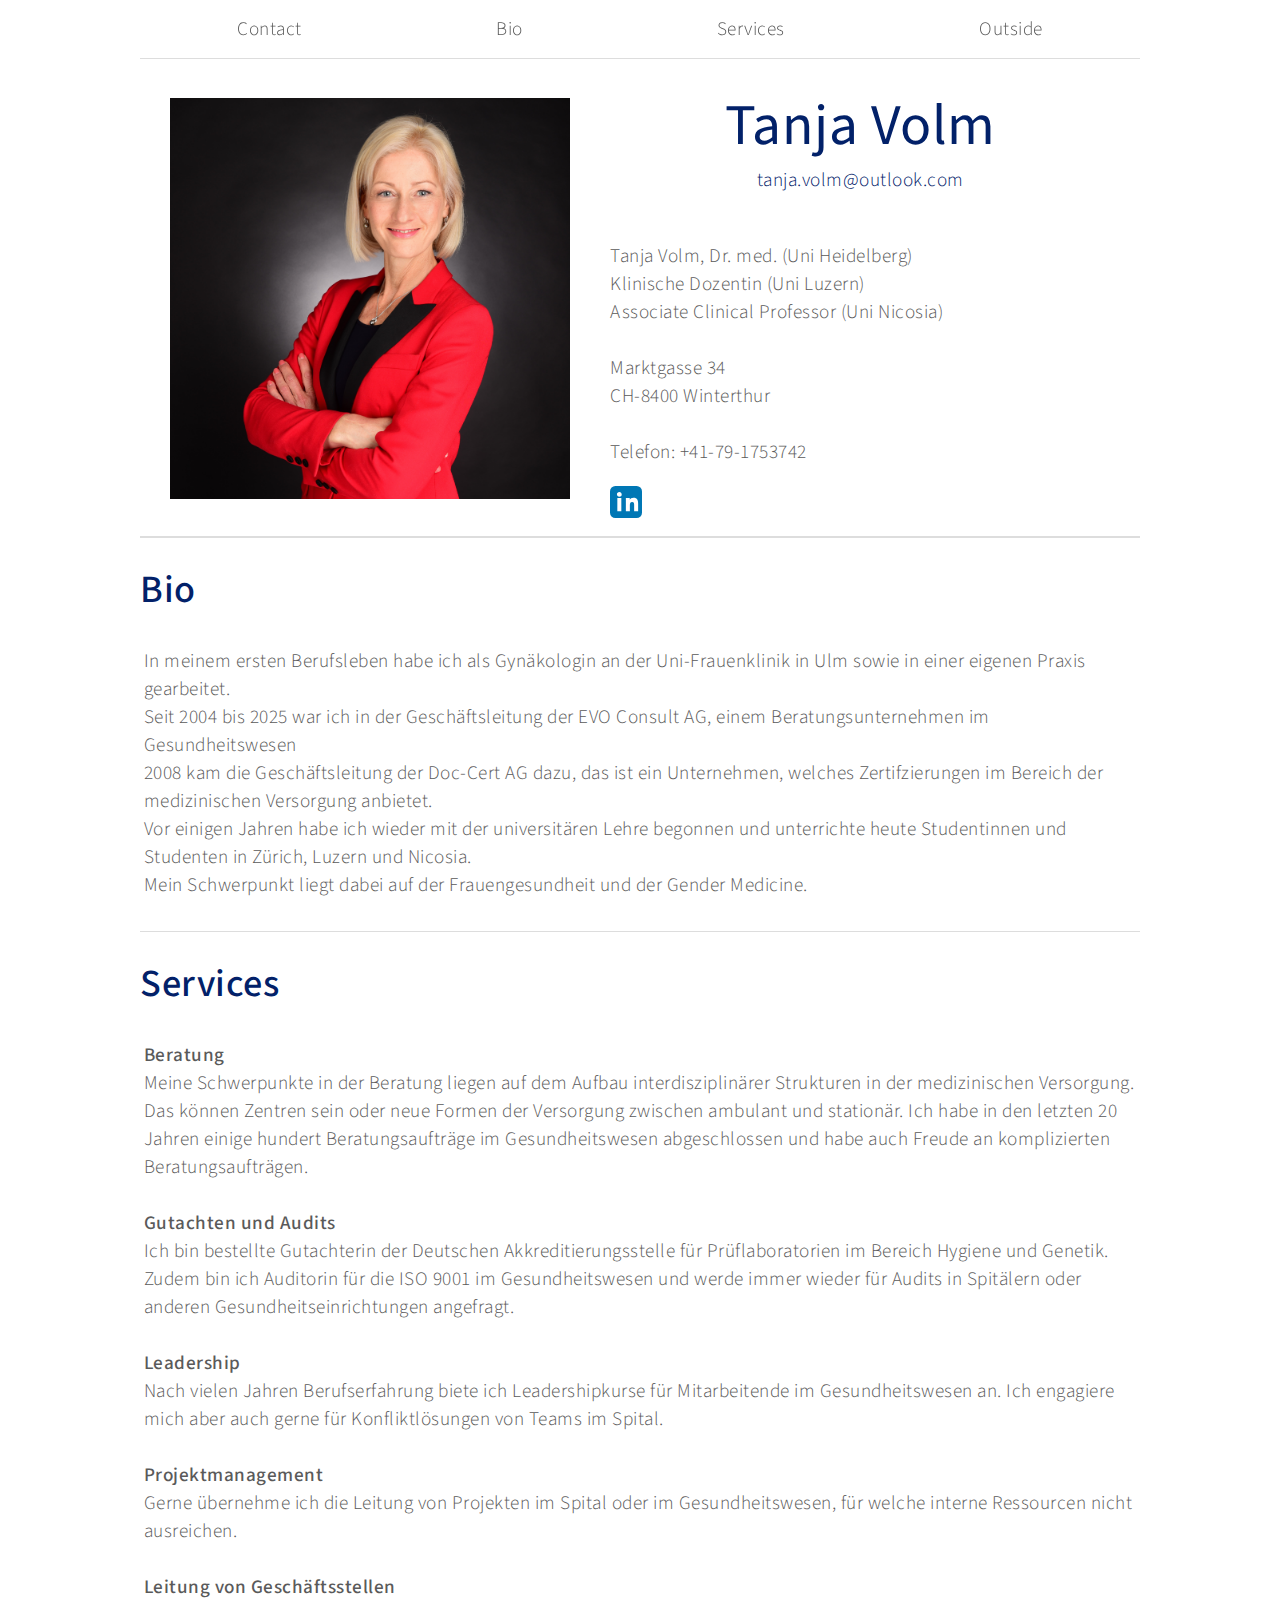
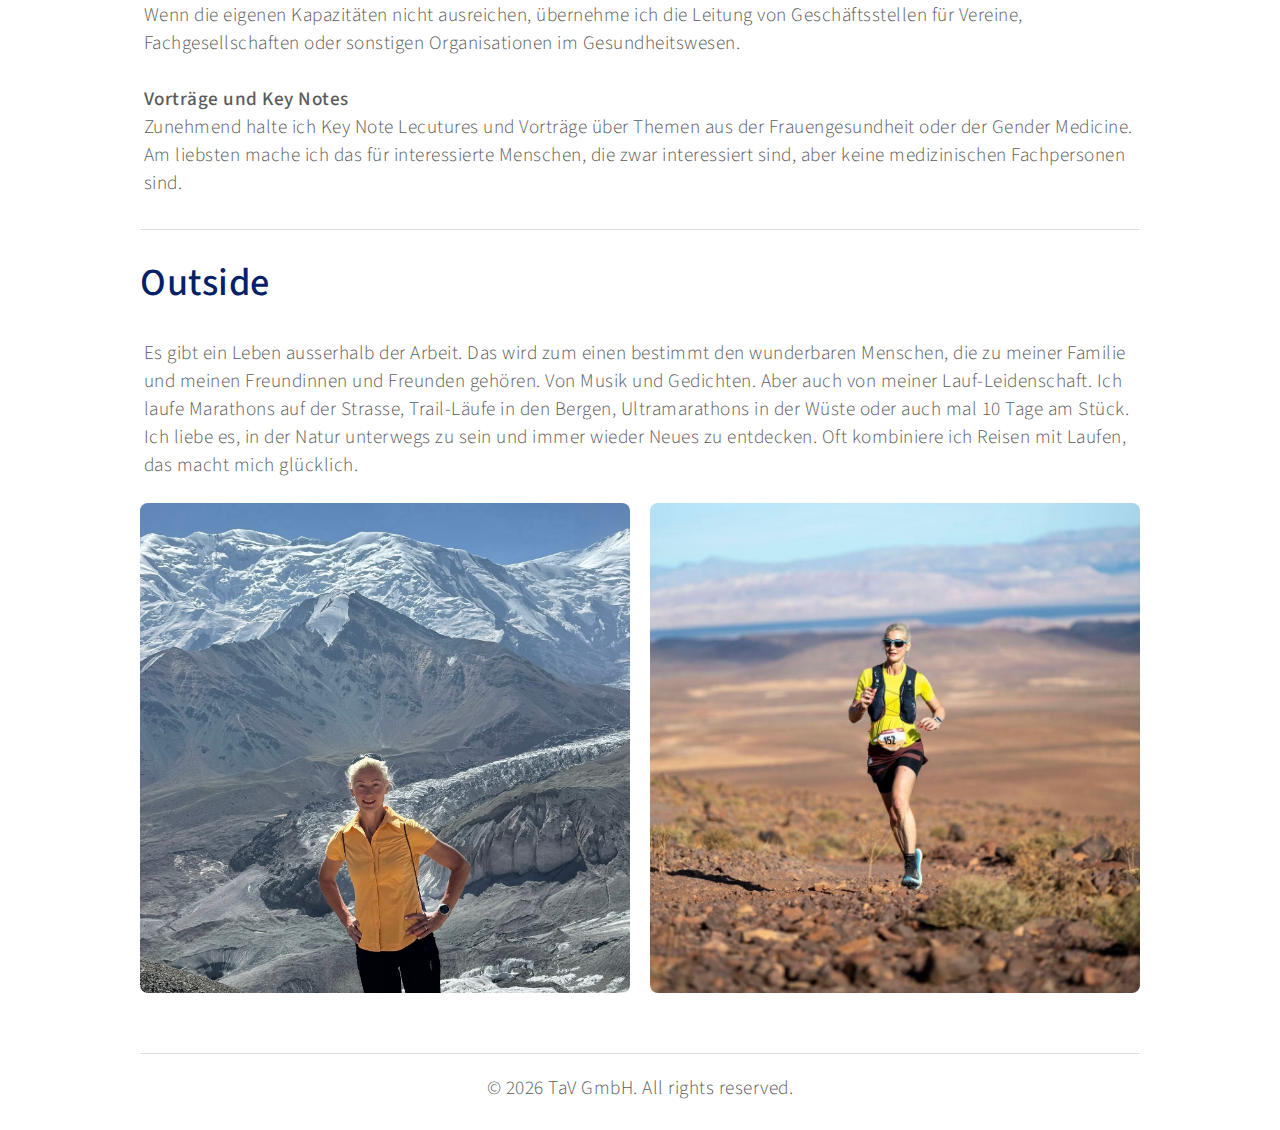
<file: index.html>
<!DOCTYPE html>
<html>

<head>
    <meta charset="UTF-8" />
    <link href="https://fonts.googleapis.com/css2?family=Source+Sans+Pro:wght@200;300;400;600;700;900&display=swap"
        rel="stylesheet">
    <link rel="stylesheet" type="text/css" href="assets/css/style.css" />
    <title> TaV GmbH </title>

    <!-- Favicon -->
    <link rel="apple-touch-icon" sizes="180x180" href="assets/favicon/apple-touch-icon.png">
    <link rel="icon" type="image/png" sizes="32x32" href="assets/favicon/favicon-32x32.png">
    <link rel="icon" type="image/png" sizes="16x16" href="assets/favicon/favicon-16x16.png">
    <link rel="manifest" href="assets/favicon/site.webmanifest">
    <link rel="shortcut icon" href="assets/favicon/favicon.ico">
</head>

<body>
    <div style="width:1000px;margin: 0px auto;">
        <header id="header" width="400px" style="display:flex;justify-content: space-around;">
            <a href="#profile">Contact</a>
            <a href="#bio">Bio</a>
            <a href="#services">Services</a>
            <a href="#outside">Outside</a>
        </header>
        <div id="profile">
            <div id="profile-pic">
                <img src="assets/images/tanja.jpg" />
            </div>
            <div id="profile-intro">
                <div id="profile-name">Tanja Volm</div>
                <div id="profile-email"><a href="mailto:tanja.volm@outlook.com" style="color: inherit; text-decoration: none;">tanja.volm@outlook.com</a></div>
                <p>
                    <br>
                    Tanja Volm, Dr. med. (Uni Heidelberg)<br>
                    Klinische Dozentin (Uni Luzern)<br>
                    Associate Clinical Professor (Uni Nicosia)<br><br>

                    Marktgasse 34<br>
                    CH-8400 Winterthur<br><br>

                    Telefon: +41-79-1753742
                </p>
                <div>
                    <a href="https://www.linkedin.com/in/tanja-volm/" style="display: inline-block; vertical-align: middle;">
                        <svg xmlns="http://www.w3.org/2000/svg" width="32" height="32" viewBox="0 0 24 24" fill="#0077B5">
                            <rect width="24" height="24" rx="4" fill="#0077B5"/>
                            <path d="M5.5 9h3v10h-3V9zm1.5-4.5c1 0 1.8.8 1.8 1.8s-.8 1.7-1.8 1.7-1.8-.8-1.8-1.8.8-1.7 1.8-1.7zM12 9h2.8v1.4c.4-.8 1.4-1.5 2.8-1.5 3 0 3.5 2 3.5 4.5V19h-3v-4.5c0-1.1 0-2.5-1.5-2.5s-1.7 1.2-1.7 2.4V19h-3V9z" fill="white"/>
                        </svg>
                    </a>
                </div>
            </div>
            <div style="clear: both;"></div>
        </div>
        <div class="divider"></div>
        <div style="display:flex;flex-direction: column;" id="bio">
            <h1>Bio</h1>

              <p>In meinem ersten Berufsleben habe ich als Gynäkologin an der Uni-Frauenklinik in Ulm sowie in einer eigenen Praxis gearbeitet.<br> Seit 2004 bis 2025 war ich in der Geschäftsleitung der EVO Consult AG, einem Beratungsunternehmen im Gesundheitswesen 
             <br> 2008 kam die Geschäftsleitung der Doc-Cert AG dazu, das ist ein Unternehmen, welches Zertifzierungen im Bereich der medizinischen Versorgung anbietet.<br>
             Vor einigen Jahren habe ich wieder mit der universitären Lehre begonnen und unterrichte heute Studentinnen und Studenten in Zürich, Luzern und Nicosia. <br>
             Mein Schwerpunkt liegt dabei auf der Frauengesundheit und der Gender Medicine. </p>
            

            <br>
            <div style="clear: both;"></div>
        </div>
        <div class="divider"></div>
        <div style="display:flex;flex-direction: column;" id="services">
            <h1>Services</h1>
            <div>

               <p> <b>Beratung</b> <br>
              Meine Schwerpunkte in der Beratung liegen auf dem Aufbau interdisziplinärer Strukturen in der medizinischen Versorgung. Das können Zentren sein oder neue Formen der
               Versorgung zwischen ambulant und stationär. Ich habe in den letzten 20 Jahren einige hundert Beratungsaufträge im Gesundheitswesen abgeschlossen und habe auch Freude an komplizierten Beratungsaufträgen.
               <br><br>
               <b>Gutachten und Audits</b> <br>
               Ich bin bestellte Gutachterin der Deutschen Akkreditierungsstelle für Prüflaboratorien im Bereich Hygiene und Genetik. Zudem bin ich Auditorin für die ISO 9001 im Gesundheitswesen und 
                   werde immer wieder für Audits in Spitälern oder anderen Gesundheitseinrichtungen angefragt.
                   <br><br>
               <b>Leadership</b> <br>
               Nach vielen Jahren Berufserfahrung biete ich Leadershipkurse für Mitarbeitende im Gesundheitswesen an. Ich engagiere mich aber auch gerne für Konfliktlösungen von Teams im Spital. 
                   <br><br>
              <b>Projektmanagement</b> <br>
              Gerne übernehme ich die Leitung von Projekten im Spital oder im Gesundheitswesen, für welche interne Ressourcen nicht ausreichen. 
                   <br><br>
             <b>Leitung von Geschäftsstellen</b> <br> 
              Wenn die eigenen Kapazitäten nicht ausreichen, übernehme ich die Leitung von Geschäftsstellen für Vereine, Fachgesellschaften oder sonstigen Organisationen im Gesundheitswesen.
                   <br><br>
                <b>Vorträge und Key Notes</b> <br>
            Zunehmend halte ich Key Note Lecutures und Vorträge über Themen aus der Frauengesundheit oder der Gender Medicine. Am liebsten mache ich das für interessierte Menschen,
            die zwar interessiert sind, aber keine medizinischen Fachpersonen sind. <br>
             </p>

           
            <br>
            <div style="clear: both;"></div>
        </div>

        <div class="divider"></div>
        <div style="display:flex;flex-direction: column;" id="outside">
            <h1>Outside</h1>
            <p>
                Es gibt ein Leben ausserhalb der Arbeit. Das wird zum einen bestimmt den wunderbaren Menschen, die zu meiner Familie und meinen Freundinnen und Freunden gehören. Von Musik und Gedichten. Aber
                auch von meiner Lauf-Leidenschaft. Ich laufe Marathons auf der Strasse, Trail-Läufe in den Bergen, Ultramarathons in der Wüste oder auch mal 10 Tage am Stück. Ich liebe es,
                in der Natur unterwegs zu sein und immer wieder Neues zu entdecken. Oft kombiniere ich Reisen mit Laufen, das macht mich glücklich.
            </p>
            <div class="hobby_img">
                <img src="assets/images/central_asia.jpg" alt="Central Asia" />
                <img src="assets/images/running.jpg" alt="Running" />
            </div>

            <div style="clear: both;"></div>
        </div>
    </div>

    <footer
        style="text-align: center; padding: 20px; color: var(--grey); border-top: 1px solid #ddd; margin-top: 40px;">
        ©
        <script>document.write(new Date().getFullYear())</script> TaV GmbH. All rights reserved.
    </footer>

    <script>
        document.querySelectorAll('header a').forEach(anchor => {
            anchor.addEventListener('click', function (e) {
                e.preventDefault();
                const targetId = this.getAttribute('href').substring(1);
                const targetElement = document.getElementById(targetId);
                if (targetElement) {
                    targetElement.scrollIntoView({ behavior: 'smooth' });
                }
            });
        });

        // Open all external links in new tabs
        document.querySelectorAll('a[href^="http"]').forEach(link => {
            link.setAttribute('target', '_blank');
            link.setAttribute('rel', 'noopener noreferrer');
        });
    </script>
</body>

</html>
</file>
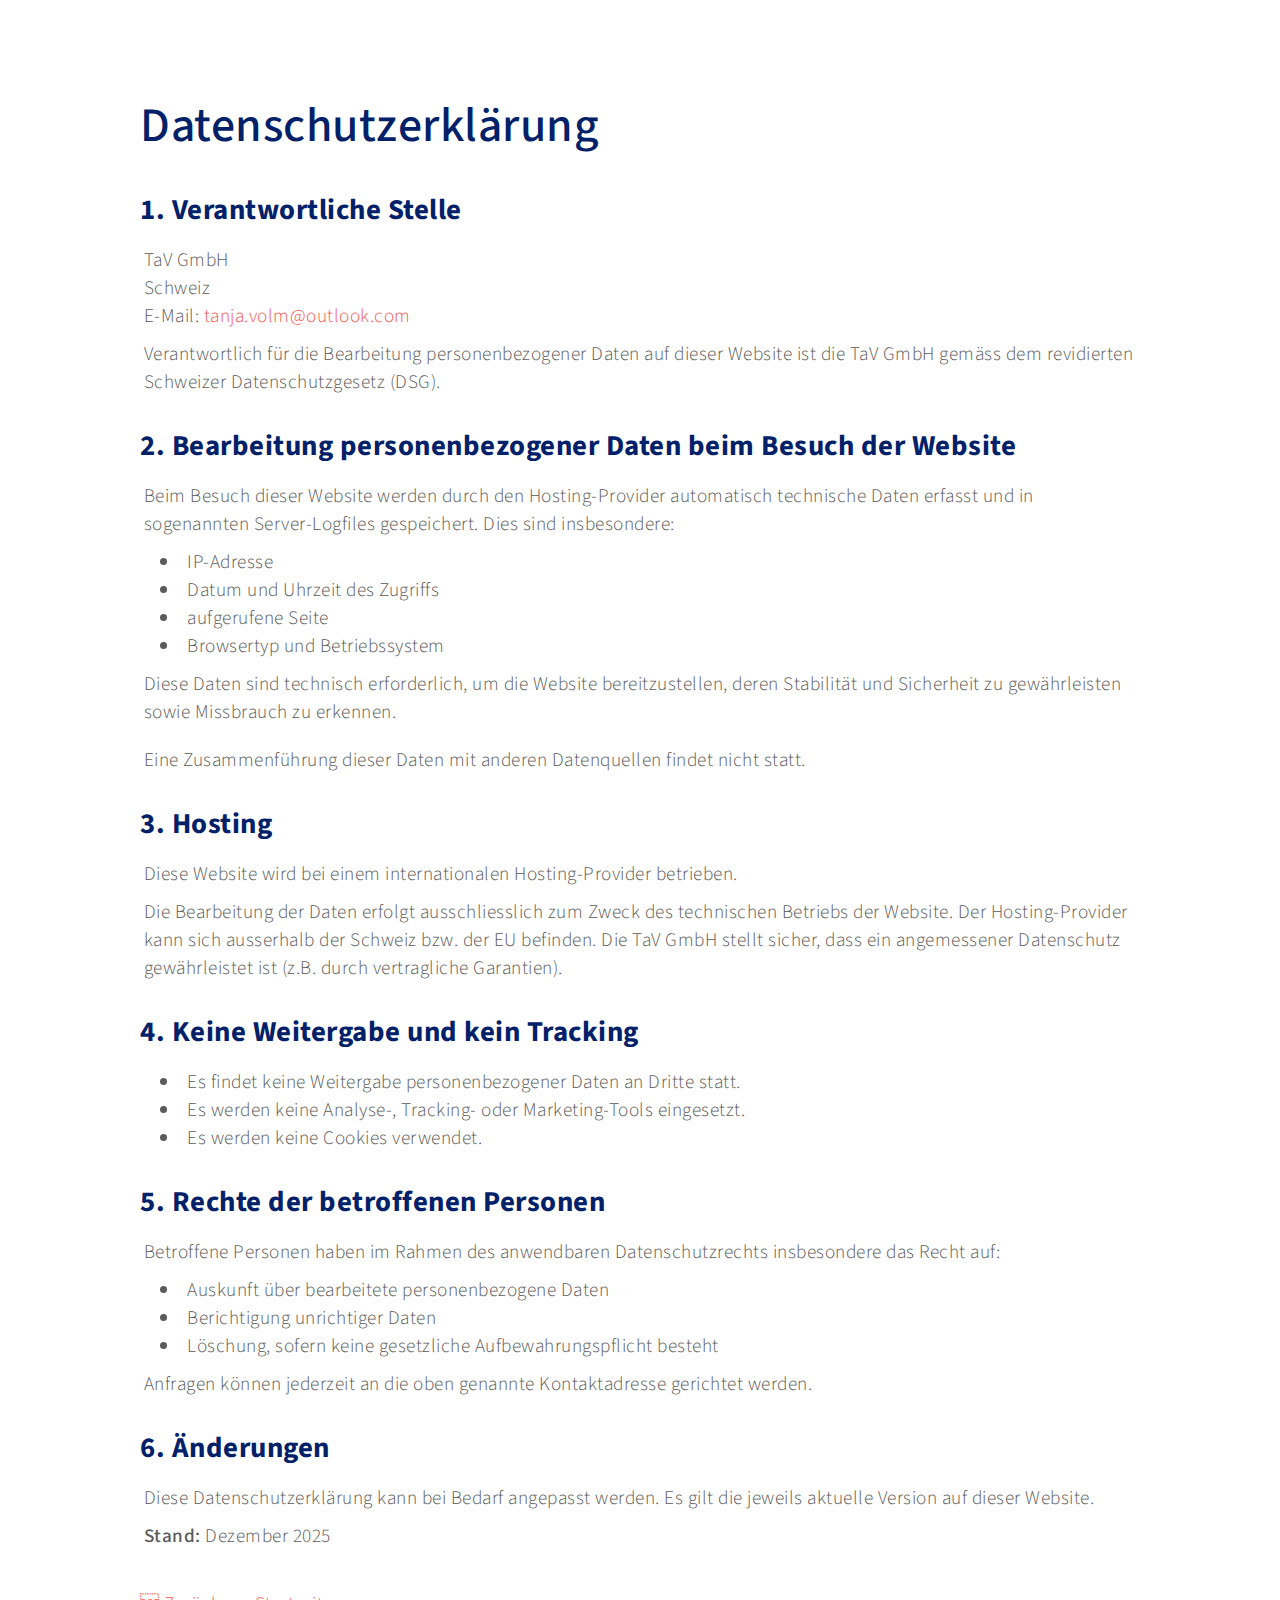
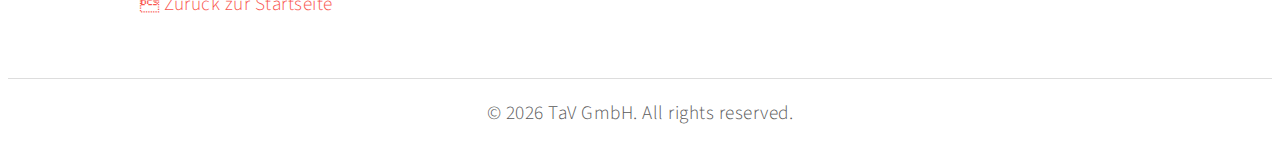
<file: datenschutz.html>
<!DOCTYPE html>
<html>

<head>
    <meta charset="UTF-8" />
    <link href="https://fonts.googleapis.com/css2?family=Source+Sans+Pro:wght@200;300;400;600;700;900&display=swap"
        rel="stylesheet">
    <link rel="stylesheet" type="text/css" href="assets/css/style.css" />
    <title>Datenschutzerklärung - TaV GmbH</title>

    <!-- Favicon -->
    <link rel="apple-touch-icon" sizes="180x180" href="assets/favicon/apple-touch-icon.png">
    <link rel="icon" type="image/png" sizes="32x32" href="assets/favicon/favicon-32x32.png">
    <link rel="icon" type="image/png" sizes="16x16" href="assets/favicon/favicon-16x16.png">
    <link rel="manifest" href="assets/favicon/site.webmanifest">
    <link rel="shortcut icon" href="assets/favicon/favicon.ico">
</head>

<body>
    <div style="width:1000px;margin: 40px auto; padding: 20px;">
        <h1 style="font-size: 2.5em; margin-bottom: 30px; color: var(--blue1);">Datenschutzerklärung</h1>

        <h2 style="font-size: 1.5em; margin-top: 30px; margin-bottom: 15px; color: var(--blue1);">1. Verantwortliche
            Stelle</h2>
        <p style="margin-bottom: 10px;">
            TaV GmbH<br>
            Schweiz<br>
            E-Mail: <a href="mailto:tanja.volm@outlook.com"
                style="color: var(--pink1); text-decoration: none;">tanja.volm@outlook.com</a>
        </p>
        <p style="margin-bottom: 20px;">
            Verantwortlich für die Bearbeitung personenbezogener Daten auf dieser Website ist die TaV GmbH gemäss dem
            revidierten Schweizer Datenschutzgesetz (DSG).
        </p>

        <h2 style="font-size: 1.5em; margin-top: 30px; margin-bottom: 15px; color: var(--blue1);">2. Bearbeitung
            personenbezogener Daten beim Besuch der Website</h2>
        <p style="margin-bottom: 10px;">
            Beim Besuch dieser Website werden durch den Hosting-Provider automatisch technische Daten erfasst und in
            sogenannten Server-Logfiles gespeichert. Dies sind insbesondere:
        </p>
        <ul style="margin-bottom: 10px; padding-left: 20px; list-style-type: disc;">
            <li>IP-Adresse</li>
            <li>Datum und Uhrzeit des Zugriffs</li>
            <li>aufgerufene Seite</li>
            <li>Browsertyp und Betriebssystem</li>
        </ul>
        <p style="margin-bottom: 20px;">
            Diese Daten sind technisch erforderlich, um die Website bereitzustellen, deren Stabilität und Sicherheit zu
            gewährleisten sowie Missbrauch zu erkennen.
        </p>
        <p style="margin-bottom: 20px;">
            Eine Zusammenführung dieser Daten mit anderen Datenquellen findet nicht statt.
        </p>

        <h2 style="font-size: 1.5em; margin-top: 30px; margin-bottom: 15px; color: var(--blue1);">3. Hosting</h2>
        <p style="margin-bottom: 10px;">
            Diese Website wird bei einem internationalen Hosting-Provider betrieben.
        </p>
        <p style="margin-bottom: 20px;">
            Die Bearbeitung der Daten erfolgt ausschliesslich zum Zweck des technischen Betriebs der Website. Der
            Hosting-Provider kann sich ausserhalb der Schweiz bzw. der EU befinden. Die TaV GmbH stellt sicher, dass
            ein angemessener Datenschutz gewährleistet ist (z.B. durch vertragliche Garantien).
        </p>

        <h2 style="font-size: 1.5em; margin-top: 30px; margin-bottom: 15px; color: var(--blue1);">4. Keine Weitergabe
            und kein Tracking</h2>
        <ul style="margin-bottom: 20px; padding-left: 20px; list-style-type: disc;">
            <li>Es findet keine Weitergabe personenbezogener Daten an Dritte statt.</li>
            <li>Es werden keine Analyse-, Tracking- oder Marketing-Tools eingesetzt.</li>
            <li>Es werden keine Cookies verwendet.</li>
        </ul>

        <h2 style="font-size: 1.5em; margin-top: 30px; margin-bottom: 15px; color: var(--blue1);">5. Rechte der
            betroffenen Personen</h2>
        <p style="margin-bottom: 10px;">
            Betroffene Personen haben im Rahmen des anwendbaren Datenschutzrechts insbesondere das Recht auf:
        </p>
        <ul style="margin-bottom: 10px; padding-left: 20px; list-style-type: disc;">
            <li>Auskunft über bearbeitete personenbezogene Daten</li>
            <li>Berichtigung unrichtiger Daten</li>
            <li>Löschung, sofern keine gesetzliche Aufbewahrungspflicht besteht</li>
        </ul>
        <p style="margin-bottom: 20px;">
            Anfragen können jederzeit an die oben genannte Kontaktadresse gerichtet werden.
        </p>

        <h2 style="font-size: 1.5em; margin-top: 30px; margin-bottom: 15px; color: var(--blue1);">6. Änderungen</h2>
        <p style="margin-bottom: 10px;">
            Diese Datenschutzerklärung kann bei Bedarf angepasst werden. Es gilt die jeweils aktuelle Version auf
            dieser Website.
        </p>
        <p style="margin-bottom: 20px;">
            <b>Stand:</b> Dezember 2025
        </p>

        <div style="margin-top: 40px;">
            <a href="index.html" style="color: var(--pink1); text-decoration: none;"> Zurück zur Startseite</a>
        </div>
    </div>

    <footer
        style="text-align: center; padding: 20px; color: var(--grey); border-top: 1px solid #ddd; margin-top: 40px;">
        ©
        <script>document.write(new Date().getFullYear())</script> TaV GmbH. All rights reserved.
    </footer>

    <script>
        // Open all external links in new tabs
        document.querySelectorAll('a[href^="http"]').forEach(link => {
            link.setAttribute('target', '_blank');
            link.setAttribute('rel', 'noopener noreferrer');
        });
    </script>
</body>

</html>
</file>
<file: assets/css/style.css>
:root {
    --grey: rgb(90, 90, 90);
    /* Columbia Blues: https://visualidentity.columbia.edu/content/colors-1 */
    --blue1: rgb(2, 33, 105);
    --blue2: rgb(0, 51, 160);
    --blue3: rgb(0, 114, 206);
    --blue4: rgb(108, 172, 228);
    --pink1: #F9564F;
}

html {
    font-size: 120%;
}

html,
p {
    margin: 0;
    padding: 0;
    border: 0;
    vertical-align: baseline;
    font-family: 'Source Sans Pro', sans-serif;
    font-weight: 300;
    letter-spacing: 0.5px;
    color: var(--grey);
}

p {
    margin: 0.2em;
}

ol,
ul {
    list-style: none;
}

ul {
    list-style-position: inside;
    list-style-type: none;
    padding-left: 0;
    margin: 0;
}

li {
    padding-left: 1.5em;
    text-indent: -1.5em;
}

a {
    text-decoration: none;
    color: var(--pink1);
}

i {
    font-style: italic;
}

h1 {
    font-weight: 500;
    color: var(--blue1);
}

b {
    font-weight: 500;
}

strong {
    color: #fdc450;
    font-weight: 700;
}

/**************************************************/

#header {
    height: 2em;
    line-height: 2em;
    padding-top: 10px;
    padding-bottom: 10px;
    border-bottom: 1px solid #ddd;
    position: fixed;
    top: 0;
    left: 50% - 500px;
    z-index: 9999;
    width: 1000px;
    background-color: rgba(255, 255, 255, 0.7);
    backdrop-filter: blur(8px);
}

#header a {
    text-decoration: none;
    color: var(--grey);
    transition: color 0.3s ease;
}

#header a:hover {
    color: var(--pink1);
}

/**************************************************/

#profile {
    scroll-margin-top: 80px;
    padding: 90px 30px 10px 30px;
    border-bottom: 1px solid #ddd;
}

#profile-pic {
    float: left;
    margin-right: 40px;
    text-align: center;
}

#profile img {
    width: 400px;
    margin-bottom: 18px;
}

#profile-name {
    font-size: 3em;
    line-height: 1em;
    font-weight: 400;
    margin-bottom: 10px;
    color: var(--blue1);
    text-align: center;
}


#profile-email {
    margin-bottom: 20px;
    color: var(--blue1);
    text-align: center;
}

#profile p {
    margin-bottom: 20px;
}


.divider {
    width: 100%;
    border-bottom: 1px solid #ddd;
}

.research-thumb {
    width: 25em;
    height: auto;
    float: left;
    margin-top: 7px;
    padding-right: 30px;
    margin-bottom: 20px;
}

.research-thumb img {
    width: 100%;
    height: auto;
    object-fit: contain;
}

.research-proj-title {
    color: var(--blue1);
    font-weight: 400;
}

/* Hobby section */
.hobby_img {
    width: 100%;
    display: grid;
    grid-template-columns: repeat(2, 1fr);
    grid-auto-rows: auto;
    gap: 20px;
    padding: 20px 0;
    align-items: start;
}

.hobby_img img {
    width: 100%;
    height: auto;
    max-width: 100%;
    display: block;
    border-radius: 8px;
}

.hobby_img .row,
.hobby_img .column {
    display: block;
    padding: 0;
    margin: 0;
}
</file>
